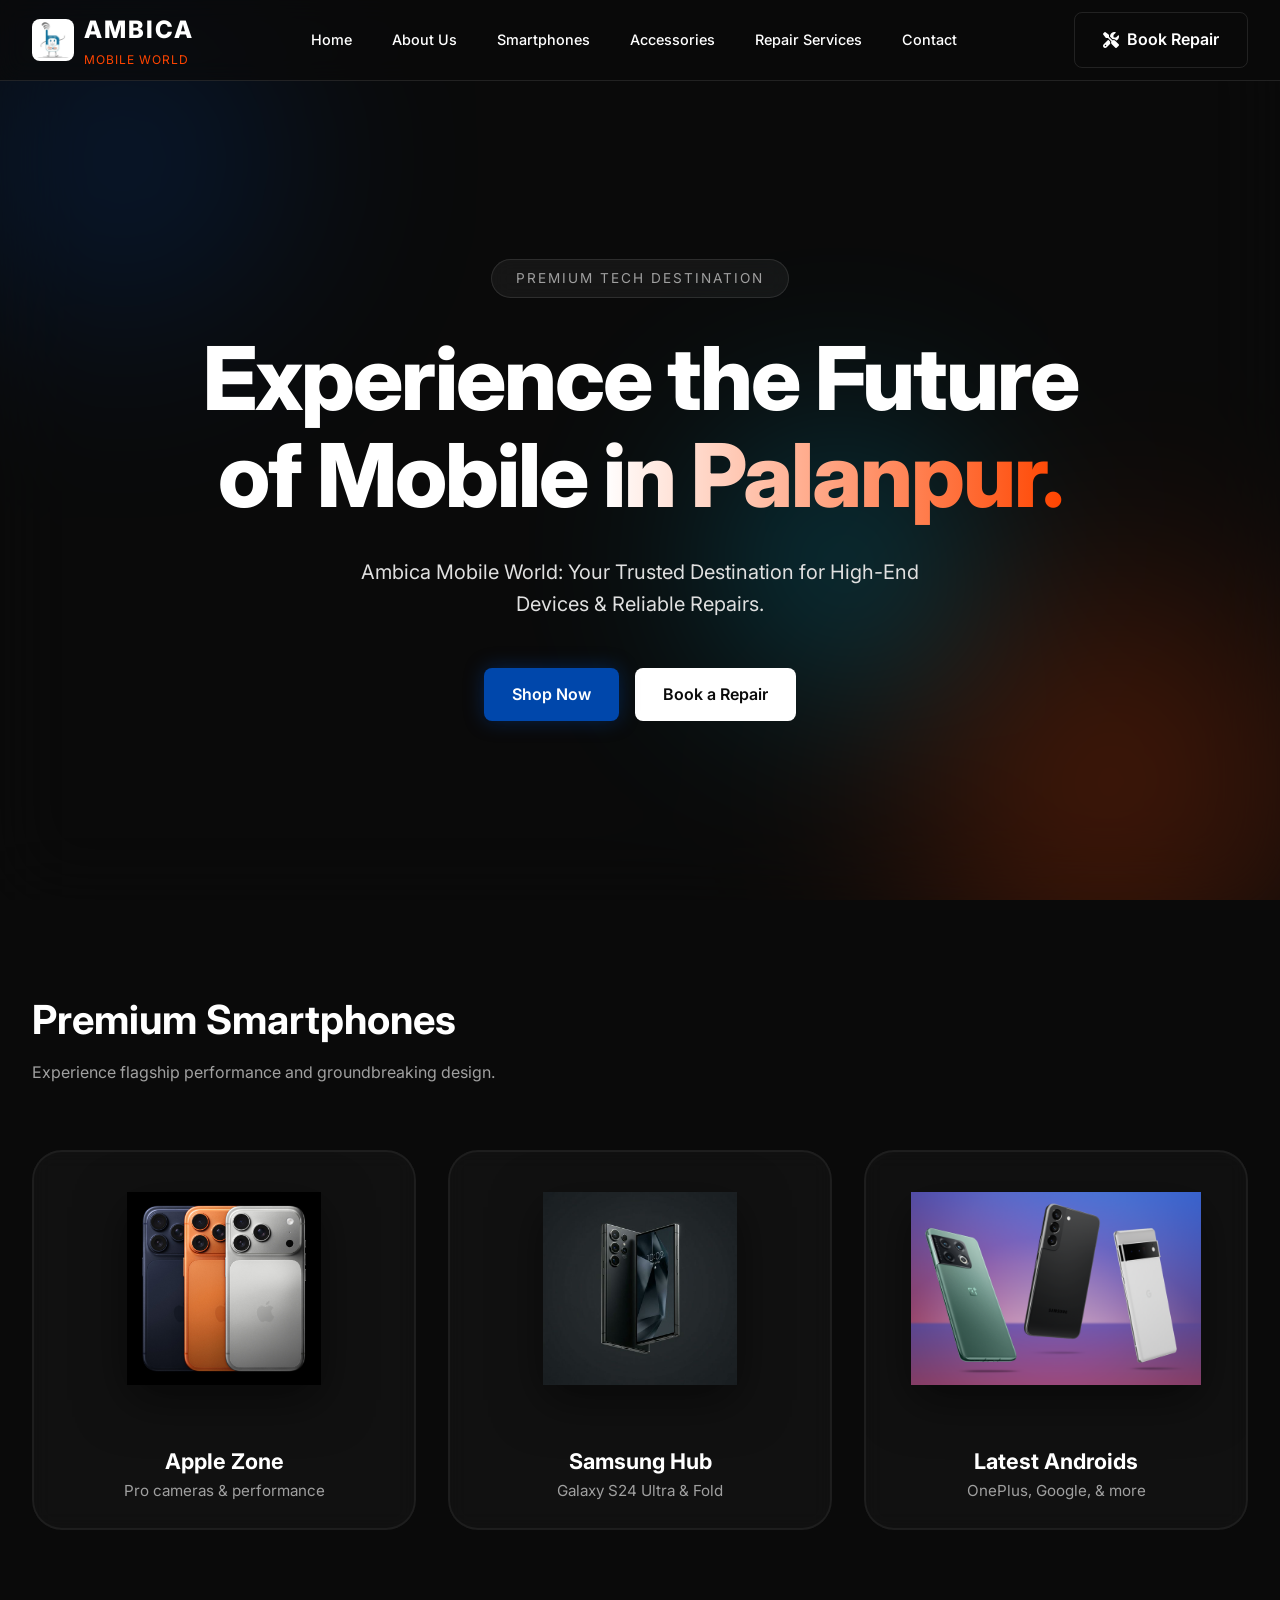
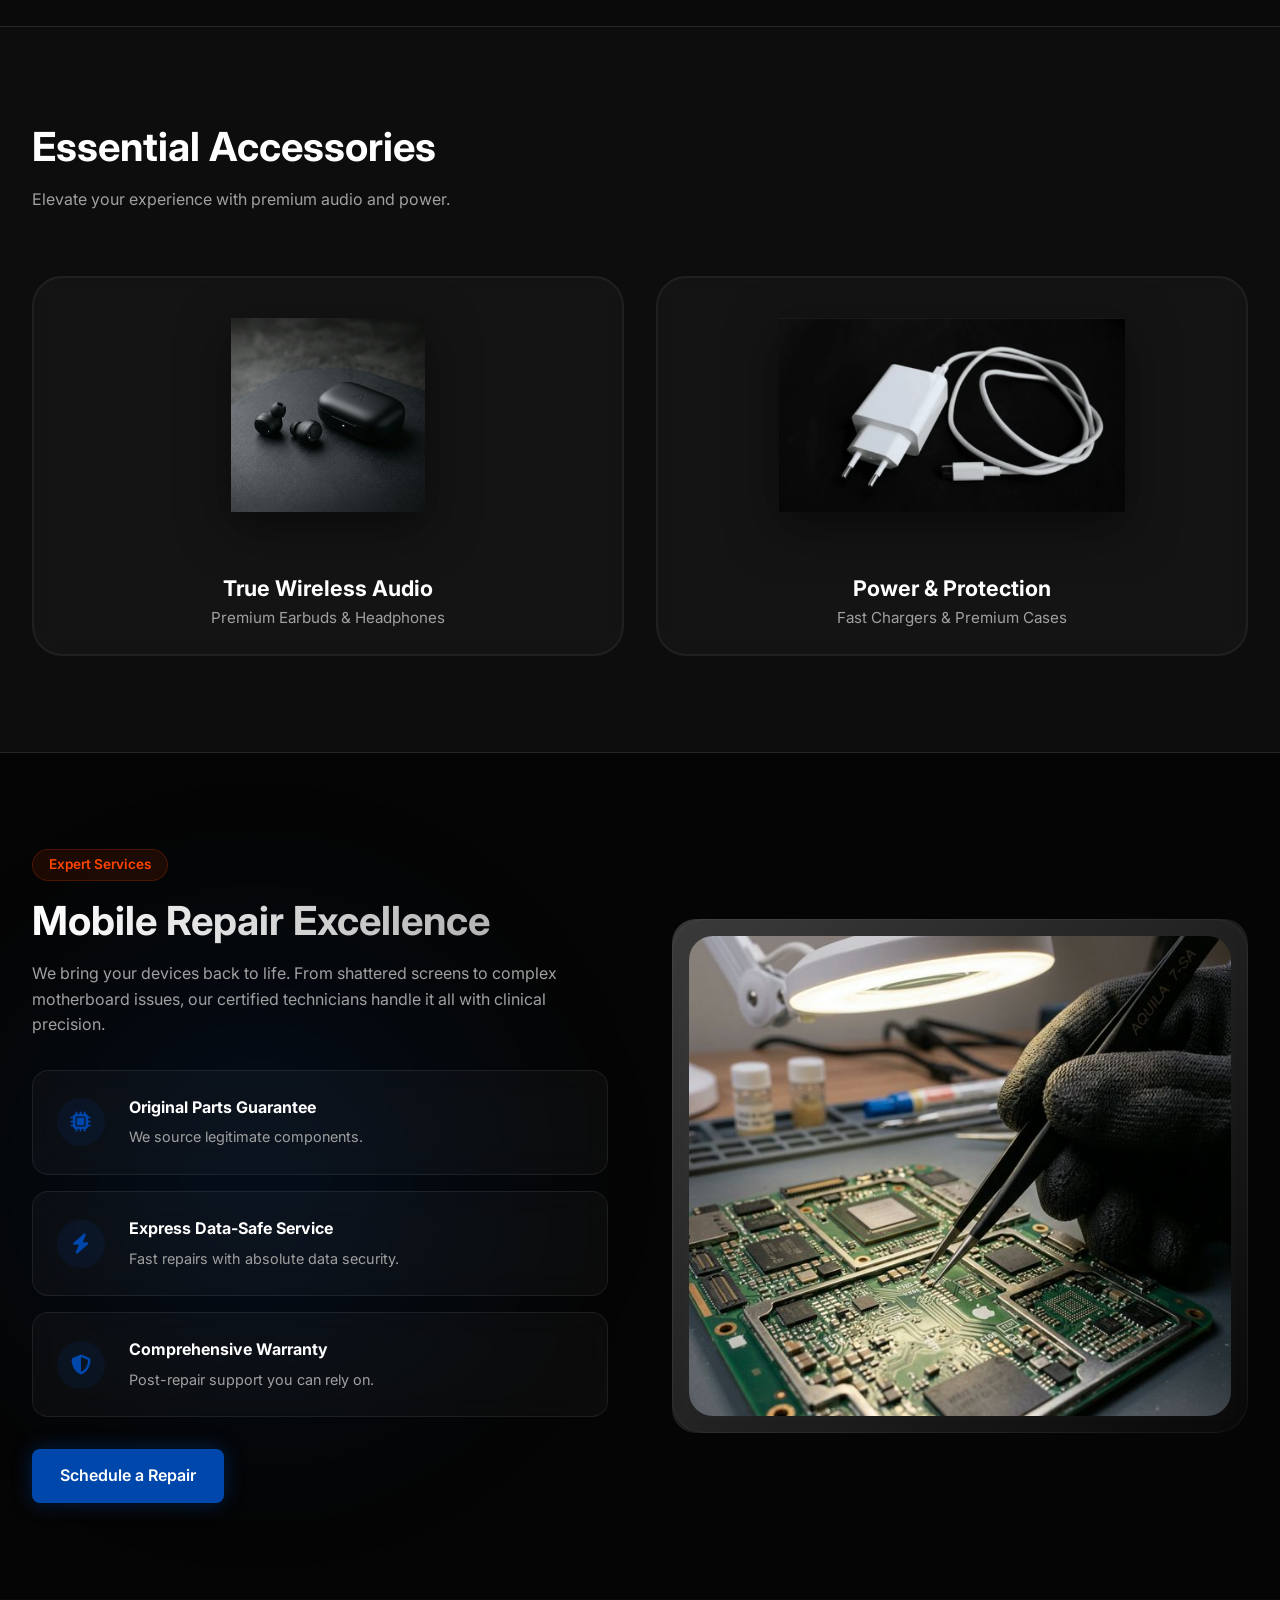
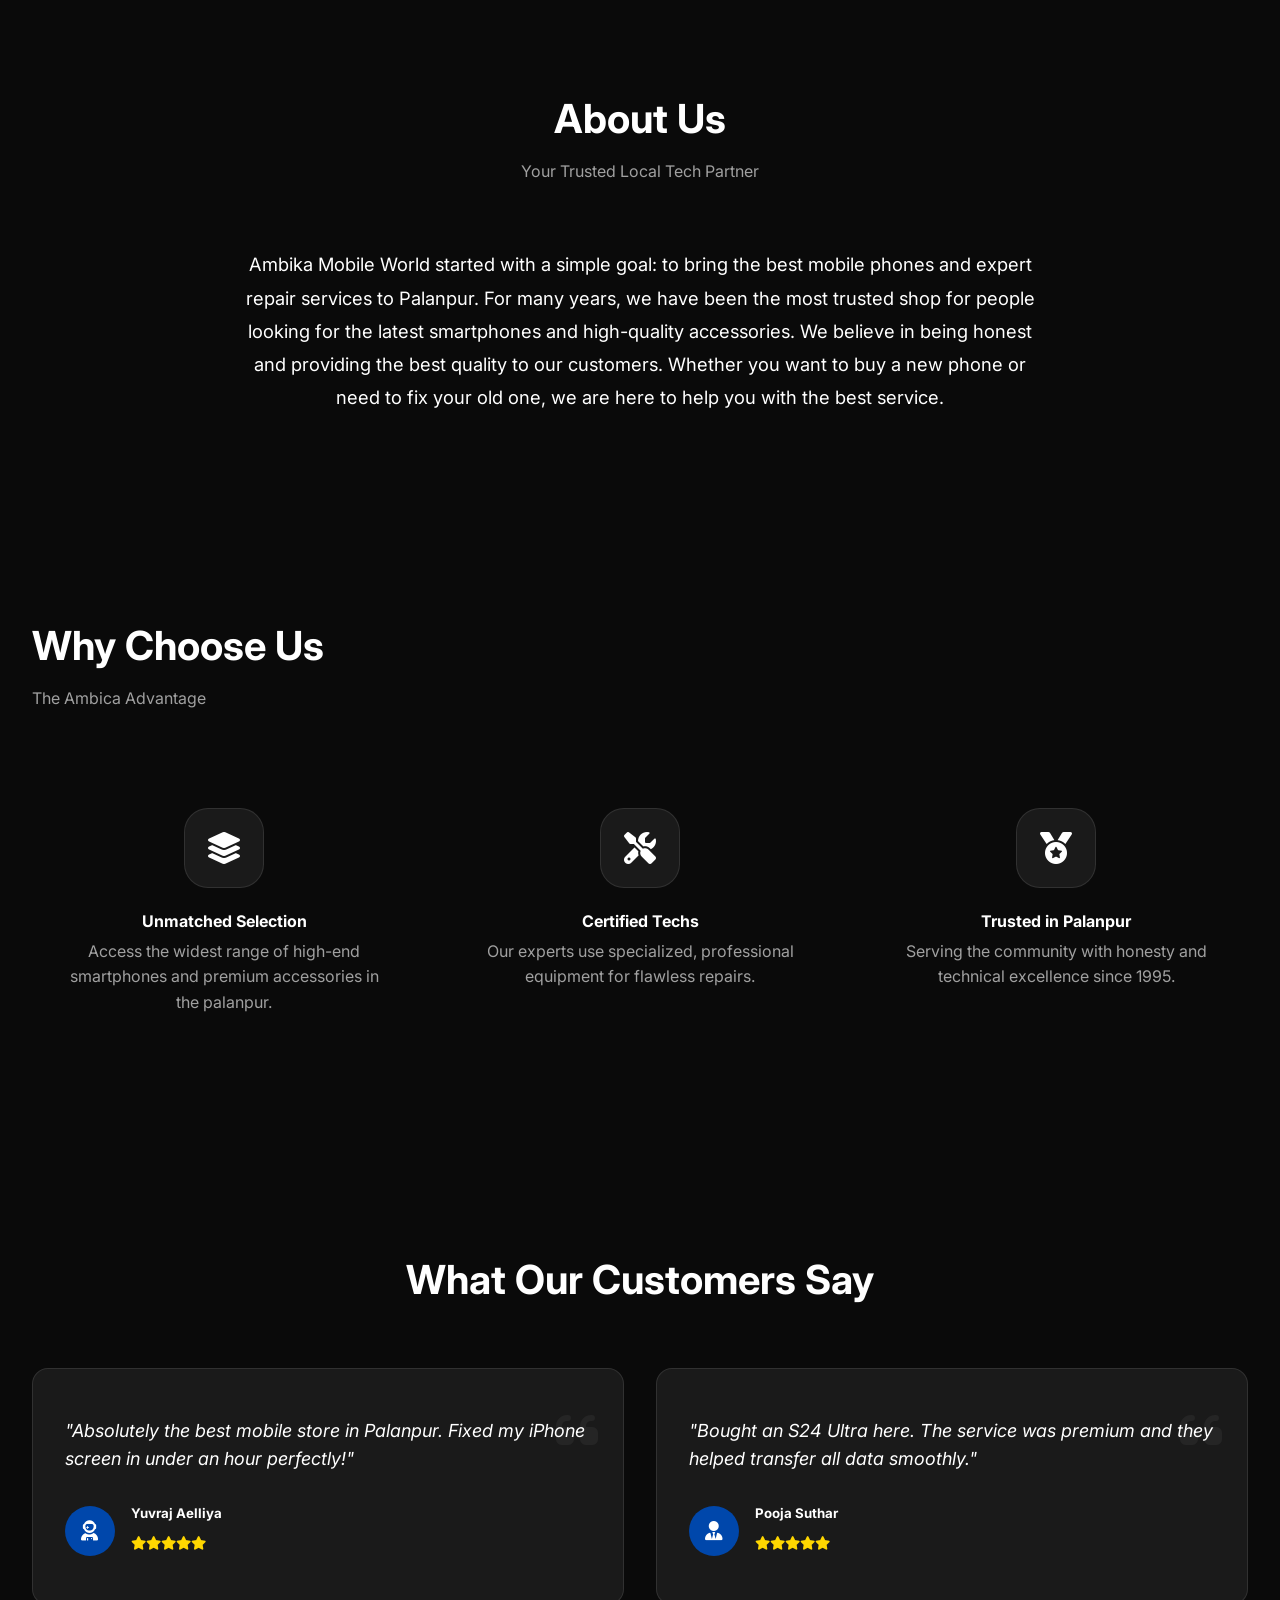
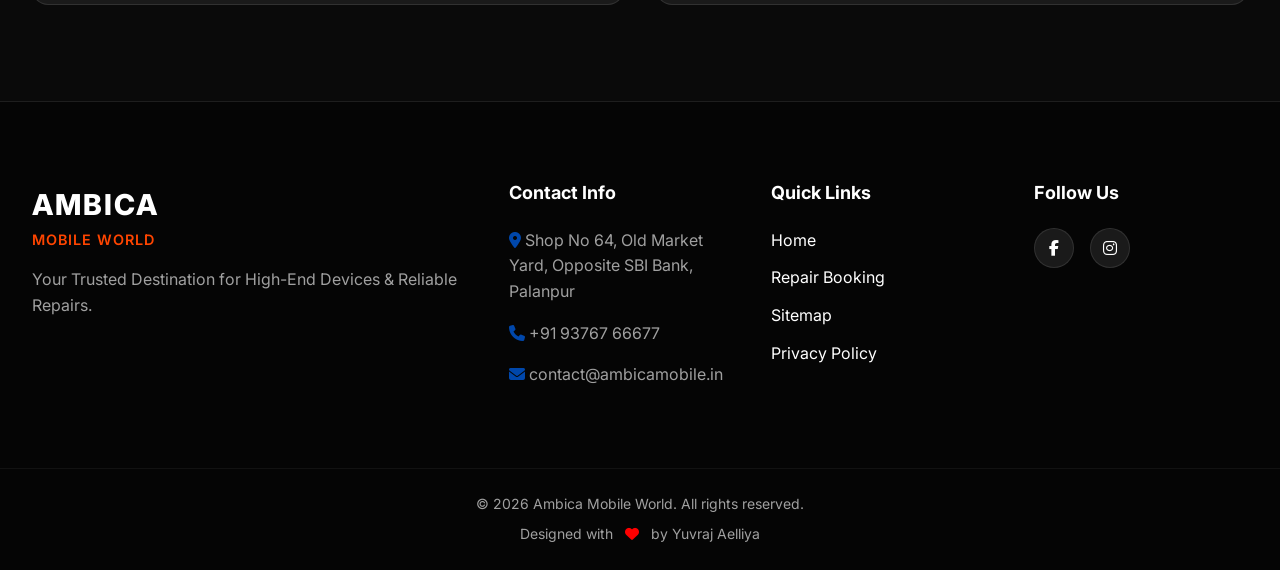
<file: index.html>
<!DOCTYPE html>
<html lang="en">
<head>
    <meta charset="UTF-8">
    <meta name="viewport" content="width=device-width, initial-scale=1.0">
    <meta name="description" content="Ambica Mobile World - Your Trusted Destination for High-End Devices & Reliable Repairs in Palanpur.">
    <meta name="keywords" content="Mobile phones, smartphones, Apple, Samsung, repair, true wireless, accessories, Palanpur">
    <title>Ambica Mobile World | Premium Smartphones & Repair Services</title>
    
    <!-- Google Fonts -->
    <link rel="preconnect" href="https://fonts.googleapis.com">
    <link rel="preconnect" href="https://fonts.gstatic.com" crossorigin>
    <link href="https://fonts.googleapis.com/css2?family=Inter:wght@300;400;500;600;700;800&display=swap" rel="stylesheet">
    
    <!-- Font Awesome for Icons -->
    <link rel="stylesheet" href="https://cdnjs.cloudflare.com/ajax/libs/font-awesome/6.4.0/css/all.min.css">
    
    <!-- Global CSS -->
    <link rel="stylesheet" href="styles.css">
</head>
<body class="dark-theme">

    <header class="navbar">
        <div class="nav-container">
            <a href="#home" class="logo" style="flex-direction: row; gap: 10px; align-items: center;">
                <img src="assets/logo.jpg" alt="Ambica Logo" class="brand-logo" onerror="this.style.display='none';">
                <div class="logo-text-wrapper" style="display: flex; flex-direction: column;">
                    <span class="logo-text">AMBICA</span>
                    <span class="logo-sub">Mobile World</span>
                </div>
            </a>
            
            <button class="mobile-menu-btn" aria-label="Toggle navigation">
                <i class="fa-solid fa-bars"></i>
            </button>

            <nav class="nav-links">
                <a href="#home" class="nav-link">Home</a>
                <a href="#about" class="nav-link">About Us</a>
                <a href="#smartphones" class="nav-link">Smartphones</a>
                <a href="#accessories" class="nav-link">Accessories</a>
                <a href="#repair" class="nav-link">Repair Services</a>
                <a href="#contact" class="nav-link">Contact</a>
            </nav>
            
            <a href="#repair" class="btn btn-outline nav-cta">
                <i class="fa-solid fa-tools"></i> Book Repair
            </a>
        </div>
    </header>

    <main>
        <!-- Hero Section -->
        <section id="home" class="hero fade-in">
            <div class="hero-bg">
                <div class="blob blob-1"></div>
                <div class="blob blob-2"></div>
                <div class="blob blob-3"></div>
                <div class="glass-overlay"></div>
            </div>
            
            <div class="container hero-content">
                <div class="hero-badge slide-up">Premium Tech Destination</div>
                <h1 class="hero-title slide-up" style="--delay: 0.1s">
                    Experience the Future<br>
                    of Mobile <span class="highlight">in Palanpur.</span>
                </h1>
                <p class="hero-subtitle slide-up" style="--delay: 0.2s">Ambica Mobile World: Your Trusted Destination for High-End Devices & Reliable Repairs.</p>
                <div class="hero-actions slide-up" style="--delay: 0.3s">
                    <a href="#categories" class="btn btn-primary btn-glow">Shop Now</a>
                    <a href="#repair" class="btn btn-secondary">Book a Repair</a>
                </div>
            </div>
        </section>

        <!-- Premium Smartphones -->
        <section id="smartphones" class="section categories">
            <div class="container">
                <div class="section-header slide-up">
                    <h2>Premium Smartphones</h2>
                    <p>Experience flagship performance and groundbreaking design.</p>
                </div>
                
                <div class="grid categories-grid">
                    <a href="#contact" class="card category-card image-card slide-up" style="--delay: 0.1s">
                        <img src="assets/smart_apple.png" alt="Apple iPhone" loading="lazy">
                        <div class="card-content-overlay">
                            <h3>Apple Zone</h3>
                            <p>Pro cameras & performance</p>
                        </div>
                    </a>
                    
                    <a href="#contact" class="card category-card image-card slide-up" style="--delay: 0.2s">
                        <img src="assets/smart_samsung.png" alt="Samsung Galaxy" loading="lazy">
                        <div class="card-content-overlay">
                            <h3>Samsung Hub</h3>
                            <p>Galaxy S24 Ultra & Fold</p>
                        </div>
                    </a>
                    
                    <a href="#contact" class="card category-card image-card slide-up" style="--delay: 0.3s">
                         <img src="assets/letestandroid.png" alt="Latest Android Devices" loading="lazy">
                         <div class="card-content-overlay">
                             <h3>Latest Androids</h3>
                             <p>OnePlus, Google, & more</p>
                         </div>
                    </a>
                </div>
            </div>
        </section>

        <!-- Essential Accessories -->
        <section id="accessories" class="section categories bg-alt" style="background-color: rgba(255, 255, 255, 0.01); border-top: 1px solid var(--border-light); border-bottom: 1px solid var(--border-light);">
            <div class="container">
                <div class="section-header slide-up">
                    <h2>Essential Accessories</h2>
                    <p>Elevate your experience with premium audio and power.</p>
                </div>
                
                <div class="grid categories-grid">
                    <a href="#contact" class="card category-card image-card slide-up" style="--delay: 0.1s">
                        <img src="assets/acc_charger.png" alt="True Wireless Audio" loading="lazy">
                        <div class="card-content-overlay">
                            <h3>True Wireless Audio</h3>
                            <p>Premium Earbuds & Headphones</p>
                        </div>
                    </a>
                    
                    <a href="#contact" class="card category-card image-card slide-up" style="--delay: 0.2s">
                        <img src="assets/charger11.png" alt="Power & Cables" loading="lazy">
                        <div class="card-content-overlay">
                            <h3>Power & Protection</h3>
                            <p>Fast Chargers & Premium Cases</p>
                        </div>
                    </a>
                </div>
            </div>
        </section>

        <!-- Repair Services -->
        <section id="repair" class="section repair-services">
            <div class="repair-glow-bg"></div>
            <div class="container split-layout relative z-index-2">
                <div class="split-text slide-right z-index-2">
                    <div class="chip glass-chip">Expert Services</div>
                    <h2 class="gradient-text">Mobile Repair Excellence</h2>
                    <p class="repair-desc">We bring your devices back to life. From shattered screens to complex motherboard issues, our certified technicians handle it all with clinical precision.</p>
                    
                    <div class="glass-features">
                        <div class="glass-feature-card">
                            <div class="list-icon"><i class="fa-solid fa-microchip"></i></div>
                            <div class="list-text">
                                <strong>Original Parts Guarantee</strong>
                                <span>We source legitimate components.</span>
                            </div>
                        </div>
                        <div class="glass-feature-card">
                            <div class="list-icon"><i class="fa-solid fa-bolt"></i></div>
                            <div class="list-text">
                                <strong>Express Data-Safe Service</strong>
                                <span>Fast repairs with absolute data security.</span>
                            </div>
                        </div>
                        <div class="glass-feature-card">
                            <div class="list-icon"><i class="fa-solid fa-shield-halved"></i></div>
                            <div class="list-text">
                                <strong>Comprehensive Warranty</strong>
                                <span>Post-repair support you can rely on.</span>
                            </div>
                        </div>
                    </div>
                    <a href="#contact" class="btn btn-primary btn-glow mt-4">Schedule a Repair</a>
                </div>
                
                <div class="split-image slide-left z-index-2">
                    <div class="image-glass-frame">
                        <img src="assets/repair_motherboard.png" alt="Precision tweezers repairing motherboard" class="glow-effect" loading="lazy">
                    </div>
                </div>
            </div>
        </section>

        <!-- About Us -->
        <section id="about" class="section">
            <div class="container">
                <div class="section-header center slide-up">
                    <h2>About Us</h2>
                    <p>Your Trusted Local Tech Partner</p>
                </div>
                <div class="about-content slide-up" style="max-width: 800px; margin: 0 auto; text-align: center;">
                    <p style="font-size: 1.15rem; line-height: 1.8; color: var(--text-main);">Ambika Mobile World started with a simple goal: to bring the best mobile phones and expert repair services to Palanpur. For many years, we have been the most trusted shop for people looking for the latest smartphones and high-quality accessories. We believe in being honest and providing the best quality to our customers. Whether you want to buy a new phone or need to fix your old one, we are here to help you with the best service.</p>
                </div>
            </div>
        </section>

        <!-- Why Choose Us -->
        <section id="why-us" class="section why-us">
            <div class="container">
                <div class="section-header slide-up">
                    <h2>Why Choose Us</h2>
                    <p>The Ambica Advantage</p>
                </div>
                
                <div class="grid three-cols">
                    <div class="feature-box slide-up" style="--delay: 0.1s">
                        <div class="feature-icon"><i class="fa-solid fa-layer-group"></i></div>
                        <h4>Unmatched Selection</h4>
                        <p>Access the widest range of high-end smartphones and premium accessories in the palanpur.</p>
                    </div>
                    
                    <div class="feature-box slide-up" style="--delay: 0.2s">
                        <div class="feature-icon"><i class="fa-solid fa-screwdriver-wrench"></i></div>
                        <h4>Certified Techs</h4>
                        <p>Our experts use specialized, professional equipment for flawless repairs.</p>
                    </div>
                    
                    <div class="feature-box slide-up" style="--delay: 0.3s">
                        <div class="feature-icon"><i class="fa-solid fa-medal"></i></div>
                        <h4>Trusted in Palanpur</h4>
                        <p>Serving the community with honesty and technical excellence since 1995.</p>
                    </div>
                </div>
            </div>
        </section>

        <!-- Testimonials -->
        <section id="testimonials" class="section testimonials">
            <div class="container">
                <div class="section-header center slide-up">
                    <h2>What Our Customers Say</h2>
                </div>
                
                <div class="grid testimonial-grid">
                    <div class="testimonial-card slide-up" style="--delay: 0.1s">
                        <div class="quote-icon"><i class="fa-solid fa-quote-left"></i></div>
                        <p class="quote">"Absolutely the best mobile store in Palanpur. Fixed my iPhone screen in under an hour perfectly!"</p>
                        <div class="author">
                            <div class="avatar"><i class="fa-solid fa-user-astronaut"></i></div>
                            <div>
                                <h5>Yuvraj Aelliya</h5>
                                <span class="stars">
                                    <i class="fa-solid fa-star"></i><i class="fa-solid fa-star"></i><i class="fa-solid fa-star"></i><i class="fa-solid fa-star"></i><i class="fa-solid fa-star"></i>
                                </span>
                            </div>
                        </div>
                    </div>
                    
                    <div class="testimonial-card slide-up" style="--delay: 0.2s">
                        <div class="quote-icon"><i class="fa-solid fa-quote-left"></i></div>
                        <p class="quote">"Bought an S24 Ultra here. The service was premium and they helped transfer all data smoothly."</p>
                        <div class="author">
                            <div class="avatar"><i class="fa-solid fa-user-tie"></i></div>
                            <div>
                                <h5>Pooja Suthar</h5>
                                <span class="stars">
                                    <i class="fa-solid fa-star"></i><i class="fa-solid fa-star"></i><i class="fa-solid fa-star"></i><i class="fa-solid fa-star"></i><i class="fa-solid fa-star"></i>
                                </span>
                            </div>
                        </div>
                    </div>
                </div>
            </div>
        </section>
    </main>

    <footer id="contact" class="footer">
        <div class="container footer-grid">
            <div class="footer-brand slide-up">
                <a href="#home" class="logo" style="flex-direction: column; align-items: flex-start;">
                    <span class="logo-text" style="font-size: 1.8rem;">AMBICA</span>
                    <span class="logo-sub" style="color: var(--accent); font-size: 0.9rem; letter-spacing: 1px; text-transform: uppercase; font-weight: 600;">Mobile World</span>
                </a>
                <p class="mt-2">Your Trusted Destination for High-End Devices & Reliable Repairs.</p>
            </div>
            
            <div class="footer-contact slide-up">
                <h4>Contact Info</h4>
                <p><a href="https://maps.app.goo.gl/VJg8FvJBZs7azJpU6?g_st=aw" target="_blank" class="contact-link"><i class="fa-solid fa-location-dot"></i> Shop No 64, Old Market Yard, Opposite SBI Bank, Palanpur</a></p>
                <p><a href="tel:+919376766677" class="contact-link"><i class="fa-solid fa-phone"></i> +91 93767 66677</a></p>
                <p><a href="mailto:contact@ambicamobile.in" class="contact-link"><i class="fa-solid fa-envelope"></i> contact@ambicamobile.in</a></p>
            </div>
            
            <div class="footer-links slide-up">
                <h4>Quick Links</h4>
                <nav>
                    <a href="#home">Home</a>
                    <a href="#repair">Repair Booking</a>
                    <a href="sitemap.html">Sitemap</a>
                    <a href="privacy.html">Privacy Policy</a>
                </nav>
            </div>
            
            <div class="footer-social slide-up">
                <h4>Follow Us</h4>
                <div class="social-icons">
                    <a href="https://www.facebook.com/people/Ambica-Mobile-World/100089773606145/" target="_blank" aria-label="Facebook"><i class="fa-brands fa-facebook-f"></i></a>
                    <a href="https://www.instagram.com/ambicamobileworld/" target="_blank" aria-label="Instagram"><i class="fa-brands fa-instagram"></i></a>
                </div>
            </div>
        </div>
        
        <div class="footer-bottom">
            <div class="container footer-bottom-flex" style="justify-content: center; flex-direction: column; text-align: center; gap: 0.5rem;">
                <p>&copy; 2026 Ambica Mobile World. All rights reserved.</p>
                <p>Designed with <i class="fa-solid fa-heart" style="color: #ff0000;"></i> by Yuvraj Aelliya</p>
            </div>
        </div>
    </footer>

    <script src="script.js"></script>
</body>
</html>
</file>
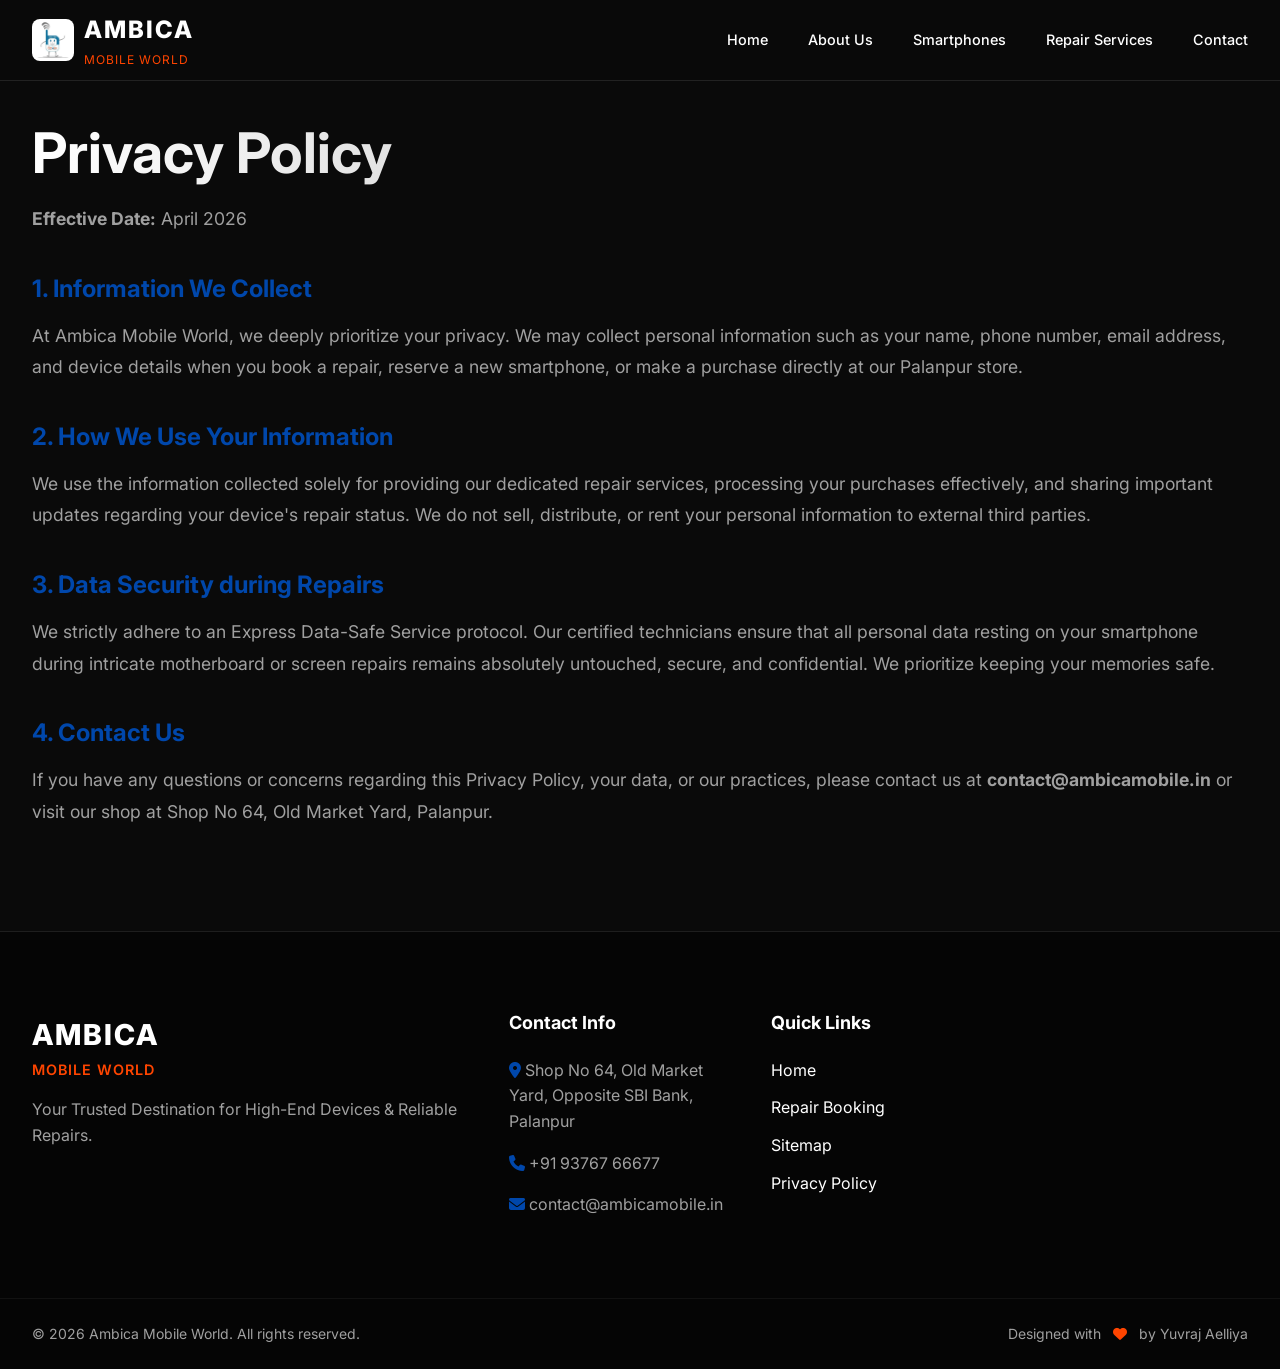
<file: privacy.html>
<!DOCTYPE html>
<html lang="en">
<head>
    <meta charset="UTF-8">
    <meta name="viewport" content="width=device-width, initial-scale=1.0">
    <title>Privacy Policy | Ambica Mobile World</title>
    <link href="https://fonts.googleapis.com/css2?family=Inter:wght@300;400;500;600;700;800&display=swap" rel="stylesheet">
    <link rel="stylesheet" href="https://cdnjs.cloudflare.com/ajax/libs/font-awesome/6.4.0/css/all.min.css">
    <link rel="stylesheet" href="styles.css">
    <style>
        .page-content { padding-top: 120px; padding-bottom: 80px; }
        .page-content h1 { font-size: 3.5rem; margin-bottom: 1rem; color: var(--text-main); }
        .page-content h2 { font-size: 1.5rem; margin-top: 2.5rem; margin-bottom: 1rem; color: var(--primary); }
        .page-content p { color: var(--text-muted); margin-bottom: 1.5rem; line-height: 1.8; font-size: 1.1rem; }
    </style>
</head>
<body class="dark-theme">

    <header class="navbar">
        <div class="nav-container">
            <a href="index.html#home" class="logo" style="flex-direction: row; gap: 10px; align-items: center;">
                <img src="assets/logo.jpg" alt="Ambica Logo" class="brand-logo" onerror="this.style.display='none';">
                <div class="logo-text-wrapper" style="display: flex; flex-direction: column;">
                    <span class="logo-text">AMBICA</span>
                    <span class="logo-sub">Mobile World</span>
                </div>
            </a>
            <nav class="nav-links">
                <a href="index.html#home" class="nav-link">Home</a>
                <a href="index.html#about" class="nav-link">About Us</a>
                <a href="index.html#categories" class="nav-link">Smartphones</a>
                <a href="index.html#repair" class="nav-link">Repair Services</a>
                <a href="index.html#contact" class="nav-link">Contact</a>
            </nav>
        </div>
    </header>

    <main class="page-content container">
        <h1 class="gradient-text">Privacy Policy</h1>
        <p><strong>Effective Date:</strong> April 2026</p>
        
        <h2>1. Information We Collect</h2>
        <p>At Ambica Mobile World, we deeply prioritize your privacy. We may collect personal information such as your name, phone number, email address, and device details when you book a repair, reserve a new smartphone, or make a purchase directly at our Palanpur store.</p>
        
        <h2>2. How We Use Your Information</h2>
        <p>We use the information collected solely for providing our dedicated repair services, processing your purchases effectively, and sharing important updates regarding your device's repair status. We do not sell, distribute, or rent your personal information to external third parties.</p>
        
        <h2>3. Data Security during Repairs</h2>
        <p>We strictly adhere to an Express Data-Safe Service protocol. Our certified technicians ensure that all personal data resting on your smartphone during intricate motherboard or screen repairs remains absolutely untouched, secure, and confidential. We prioritize keeping your memories safe.</p>
        
        <h2>4. Contact Us</h2>
        <p>If you have any questions or concerns regarding this Privacy Policy, your data, or our practices, please contact us at <strong>contact@ambicamobile.in</strong> or visit our shop at Shop No 64, Old Market Yard, Palanpur.</p>
    </main>

    <footer id="contact" class="footer">
        <div class="container footer-grid">
            <div class="footer-brand">
                <a href="index.html#home" class="logo" style="flex-direction: column; align-items: flex-start;">
                    <span class="logo-text" style="font-size: 1.8rem;">AMBICA</span>
                    <span class="logo-sub" style="color: var(--accent); font-size: 0.9rem; letter-spacing: 1px; text-transform: uppercase; font-weight: 600;">Mobile World</span>
                </a>
                <p class="mt-2">Your Trusted Destination for High-End Devices & Reliable Repairs.</p>
            </div>
            
            <div class="footer-contact">
                <h4>Contact Info</h4>
                <p><a href="https://maps.app.goo.gl/VJg8FvJBZs7azJpU6?g_st=aw" target="_blank" class="contact-link"><i class="fa-solid fa-location-dot"></i> Shop No 64, Old Market Yard, Opposite SBI Bank, Palanpur</a></p>
                <p><a href="tel:+919376766677" class="contact-link"><i class="fa-solid fa-phone"></i> +91 93767 66677</a></p>
                <p><a href="mailto:contact@ambicamobile.in" class="contact-link"><i class="fa-solid fa-envelope"></i> contact@ambicamobile.in</a></p>
            </div>
            
            <div class="footer-links">
                <h4>Quick Links</h4>
                <nav>
                    <a href="index.html#home">Home</a>
                    <a href="index.html#repair">Repair Booking</a>
                    <a href="sitemap.html">Sitemap</a>
                    <a href="privacy.html">Privacy Policy</a>
                </nav>
            </div>
        </div>
        <div class="footer-bottom">
            <div class="container footer-bottom-flex">
                <p>&copy; 2026 Ambica Mobile World. All rights reserved.</p>
                <p>Designed with <i class="fa-solid fa-heart" style="color: #FF4500;"></i> by Yuvraj Aelliya</p>
            </div>
        </div>
    </footer>
    <script src="script.js"></script>
</body>
</html>
</file>
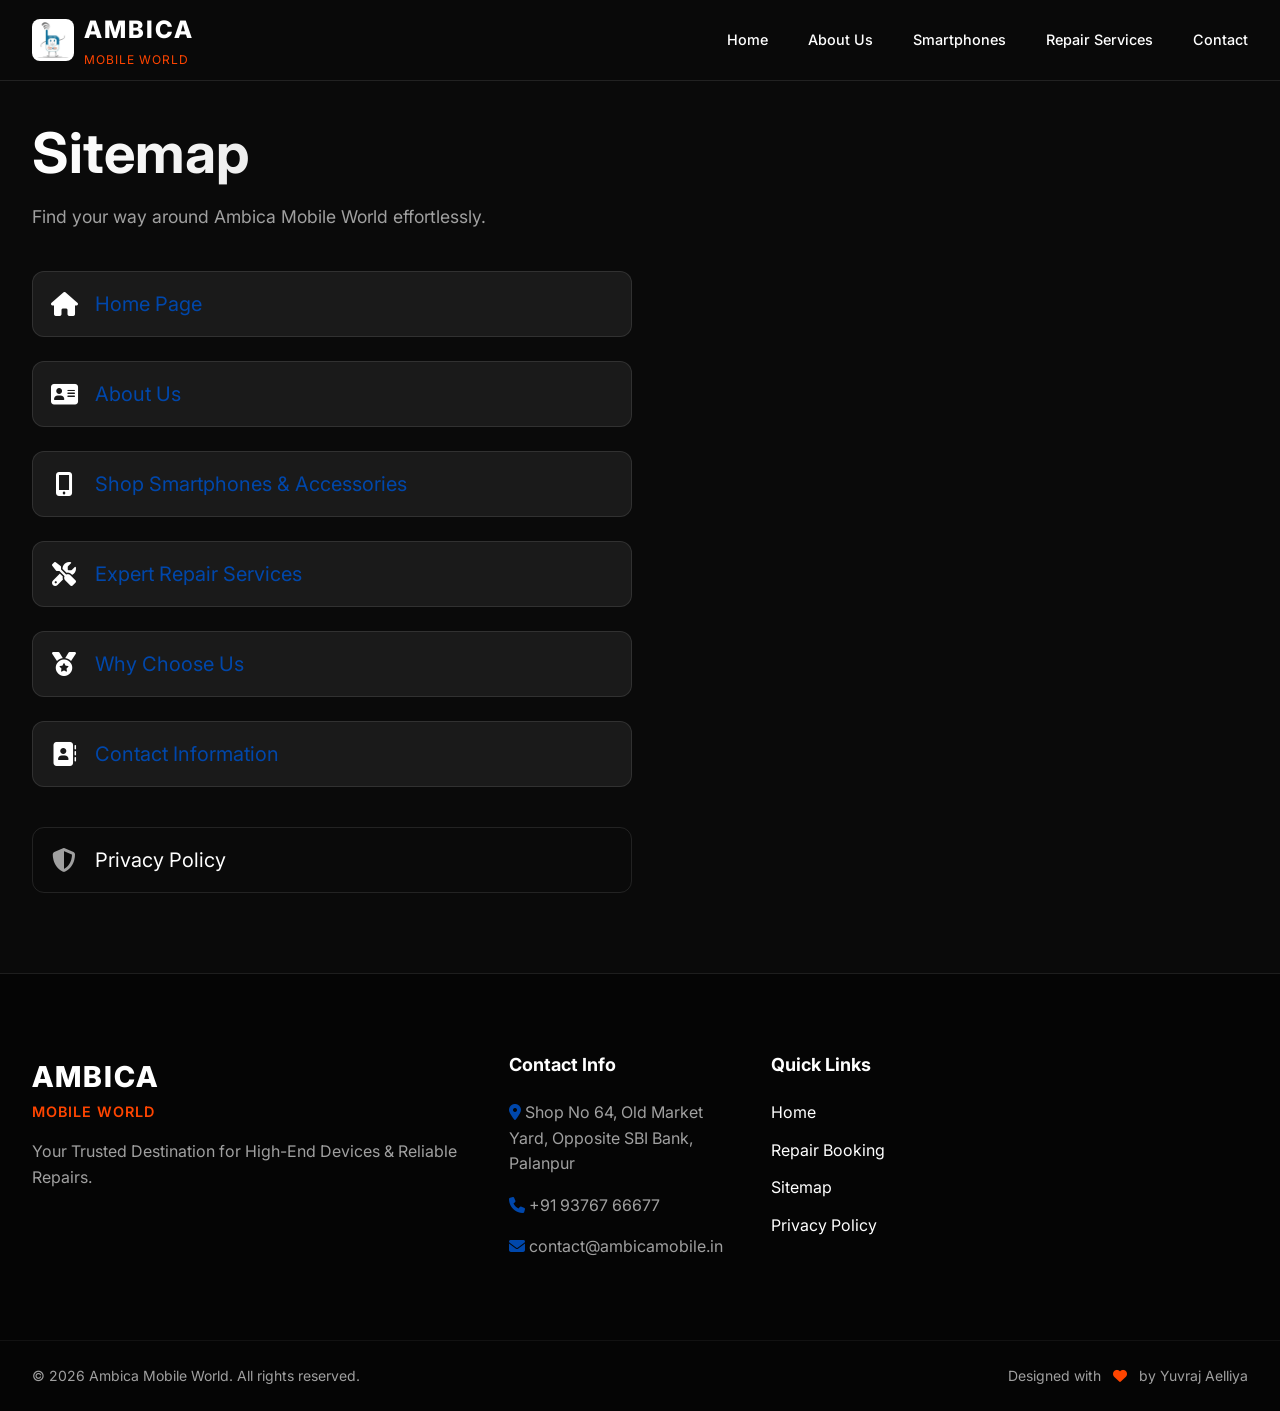
<file: sitemap.html>
<!DOCTYPE html>
<html lang="en">
<head>
    <meta charset="UTF-8">
    <meta name="viewport" content="width=device-width, initial-scale=1.0">
    <title>Sitemap | Ambica Mobile World</title>
    <link href="https://fonts.googleapis.com/css2?family=Inter:wght@300;400;500;600;700;800&display=swap" rel="stylesheet">
    <link rel="stylesheet" href="https://cdnjs.cloudflare.com/ajax/libs/font-awesome/6.4.0/css/all.min.css">
    <link rel="stylesheet" href="styles.css">
    <style>
        .page-content { padding-top: 120px; padding-bottom: 80px; min-height: 60vh; }
        .page-content h1 { font-size: 3.5rem; margin-bottom: 1rem; color: var(--text-main); }
        .page-content > p { color: var(--text-muted); margin-bottom: 2.5rem; font-size: 1.1rem; }
        .sitemap-list { list-style: none; margin: 0; padding: 0; display: grid; gap: 1.5rem; max-width: 600px; }
        .sitemap-list li a { font-size: 1.25rem; color: var(--primary); display: flex; align-items: center; gap: 1rem; padding: 1rem; background: var(--bg-card); border: 1px solid var(--border-light); border-radius: 12px; transition: var(--transition); }
        .sitemap-list li a:hover { transform: translateX(10px); border-color: var(--primary); box-shadow: 0 5px 15px rgba(0, 71, 171, 0.2); }
        .sitemap-list li a i { width: 30px; text-align: center; color: var(--text-main); font-size: 1.5rem; }
    </style>
</head>
<body class="dark-theme">

    <header class="navbar">
        <div class="nav-container">
            <a href="index.html#home" class="logo" style="flex-direction: row; gap: 10px; align-items: center;">
                <img src="assets/logo.jpg" alt="Ambica Logo" class="brand-logo" onerror="this.style.display='none';">
                <div class="logo-text-wrapper" style="display: flex; flex-direction: column;">
                    <span class="logo-text">AMBICA</span>
                    <span class="logo-sub">Mobile World</span>
                </div>
            </a>
            <nav class="nav-links">
                <a href="index.html#home" class="nav-link">Home</a>
                <a href="index.html#about" class="nav-link">About Us</a>
                <a href="index.html#categories" class="nav-link">Smartphones</a>
                <a href="index.html#repair" class="nav-link">Repair Services</a>
                <a href="index.html#contact" class="nav-link">Contact</a>
            </nav>
        </div>
    </header>

    <main class="page-content container">
        <h1 class="gradient-text">Sitemap</h1>
        <p>Find your way around Ambica Mobile World effortlessly.</p>
        
        <ul class="sitemap-list">
            <li><a href="index.html#home"><i class="fa-solid fa-house"></i> Home Page</a></li>
            <li><a href="index.html#about"><i class="fa-solid fa-address-card"></i> About Us</a></li>
            <li><a href="index.html#categories"><i class="fa-solid fa-mobile-screen-button"></i> Shop Smartphones & Accessories</a></li>
            <li><a href="index.html#repair"><i class="fa-solid fa-screwdriver-wrench"></i> Expert Repair Services</a></li>
            <li><a href="index.html#why-us"><i class="fa-solid fa-medal"></i> Why Choose Us</a></li>
            <li><a href="index.html#contact"><i class="fa-solid fa-address-book"></i> Contact Information</a></li>
            <li style="margin-top: 1rem;"><a href="privacy.html" style="background: transparent;"><i class="fa-solid fa-shield-halved" style="color: var(--text-muted);"></i> <span style="color: var(--text-main);">Privacy Policy</span></a></li>
        </ul>
    </main>

    <footer id="contact" class="footer">
        <div class="container footer-grid">
            <div class="footer-brand">
                <a href="index.html#home" class="logo" style="flex-direction: column; align-items: flex-start;">
                    <span class="logo-text" style="font-size: 1.8rem;">AMBICA</span>
                    <span class="logo-sub" style="color: var(--accent); font-size: 0.9rem; letter-spacing: 1px; text-transform: uppercase; font-weight: 600;">Mobile World</span>
                </a>
                <p class="mt-2">Your Trusted Destination for High-End Devices & Reliable Repairs.</p>
            </div>
            
            <div class="footer-contact">
                <h4>Contact Info</h4>
                <p><a href="https://maps.app.goo.gl/VJg8FvJBZs7azJpU6?g_st=aw" target="_blank" class="contact-link"><i class="fa-solid fa-location-dot"></i> Shop No 64, Old Market Yard, Opposite SBI Bank, Palanpur</a></p>
                <p><a href="tel:+919376766677" class="contact-link"><i class="fa-solid fa-phone"></i> +91 93767 66677</a></p>
                <p><a href="mailto:contact@ambicamobile.in" class="contact-link"><i class="fa-solid fa-envelope"></i> contact@ambicamobile.in</a></p>
            </div>
            
            <div class="footer-links">
                <h4>Quick Links</h4>
                <nav>
                    <a href="index.html#home">Home</a>
                    <a href="index.html#repair">Repair Booking</a>
                    <a href="sitemap.html">Sitemap</a>
                    <a href="privacy.html">Privacy Policy</a>
                </nav>
            </div>
        </div>
        <div class="footer-bottom">
            <div class="container footer-bottom-flex">
                <p>&copy; 2026 Ambica Mobile World. All rights reserved.</p>
                <p>Designed with <i class="fa-solid fa-heart" style="color: #FF4500;"></i> by Yuvraj Aelliya</p>
            </div>
        </div>
    </footer>
    <script src="script.js"></script>
</body>
</html>
</file>
<file: styles.css>
/* ==========================================================================
   Base Styles & Variables
   ========================================================================== */
:root {
    /* Color Palette */
    --bg-dark: #0A0A0A;
    --bg-card: #1A1A1A;
    --bg-nav: rgba(10, 10, 10, 0.75);
    
    --primary: #0047AB; /* Luxurious Royal Blue */
    --primary-hover: #0056D2;
    --accent: #FF4500; /* Orange-Red Alerts */
    --accent-hover: #FF5A1F;
    
    --text-main: #FFFFFF;
    --text-muted: #A0A0A0;
    
    --border-light: rgba(255, 255, 255, 0.1);
    
    /* Typography */
    --font-family: 'Inter', sans-serif;
    
    /* Transition & Animation */
    --transition: all 0.3s cubic-bezier(0.25, 0.8, 0.25, 1);
}

/* Base Reset */
* {
    margin: 0;
    padding: 0;
    box-sizing: border-box;
}

html {
    scroll-behavior: smooth;
    font-size: 16px;
}

body.dark-theme {
    background-color: var(--bg-dark);
    color: var(--text-main);
    font-family: var(--font-family);
    line-height: 1.6;
    overflow-x: hidden;
}

/* ==========================================================================
   Typography & Utilities
   ========================================================================== */
h1, h2, h3, h4, h5, h6 {
    font-weight: 700;
    line-height: 1.2;
    margin-bottom: 0.5rem;
}

h2 {
    font-size: 2.5rem;
    margin-bottom: 1rem;
}

p {
    color: var(--text-muted);
    font-size: 1rem;
    margin-bottom: 1rem;
}

a {
    color: var(--text-main);
    text-decoration: none;
    transition: var(--transition);
}

img {
    max-width: 100%;
    height: auto;
    display: block;
}

/* Layout Classes */
.container {
    width: 100%;
    max-width: 1280px;
    margin: 0 auto;
    padding: 0 2rem;
}

.section {
    padding: 6rem 0;
}

.section-header {
    margin-bottom: 4rem;
}

.section-header.center {
    text-align: center;
}

.grid {
    display: grid;
    gap: 2rem;
}

/* Buttons */
.btn {
    display: inline-flex;
    align-items: center;
    justify-content: center;
    padding: 0.875rem 1.75rem;
    font-size: 1rem;
    font-weight: 600;
    border-radius: 8px;
    cursor: pointer;
    transition: var(--transition);
    border: none;
    gap: 0.5rem;
}

.btn-primary {
    background-color: var(--primary);
    color: #FFF;
}

.btn-primary:hover {
    background-color: var(--primary-hover);
    transform: translateY(-2px);
    box-shadow: 0 10px 20px rgba(0, 71, 171, 0.3);
}

.btn-secondary {
    background-color: var(--text-main);
    color: var(--bg-dark);
}

.btn-secondary:hover {
    background-color: #E0E0E0;
    transform: translateY(-2px);
}

.btn-outline {
    background-color: transparent;
    border: 1px solid var(--border-light);
    color: var(--text-main);
}

.btn-outline:hover {
    border-color: var(--text-main);
}

/* ==========================================================================
   Header (Glassmorphism Nav)
   ========================================================================== */
.navbar {
    position: fixed;
    top: 0;
    width: 100%;
    z-index: 1000;
    background: var(--bg-nav);
    backdrop-filter: blur(12px);
    -webkit-backdrop-filter: blur(12px);
    border-bottom: 1px solid var(--border-light);
    transition: var(--transition);
}

.nav-container {
    display: flex;
    align-items: center;
    justify-content: space-between;
    height: 80px;
    max-width: 1280px;
    margin: 0 auto;
    padding: 0 2rem;
}

.logo {
    display: flex;
    flex-direction: column;
}

.logo-text {
    font-size: 1.5rem;
    font-weight: 800;
    letter-spacing: 2px;
}

.logo-sub {
    font-size: 0.75rem;
    color: var(--accent);
    text-transform: uppercase;
    letter-spacing: 1px;
}

.nav-links {
    display: flex;
    gap: 2.5rem;
}

.nav-link {
    font-weight: 500;
    font-size: 0.9rem;
    position: relative;
    padding: 0.5rem 0;
}

.nav-link::after {
    content: '';
    position: absolute;
    width: 0;
    height: 2px;
    bottom: -4px;
    left: 0;
    background-color: var(--accent);
    transition: var(--transition);
}

.nav-link:hover::after {
    width: 100%;
}

.mobile-menu-btn {
    display: none;
    background: none;
    border: none;
    color: var(--text-main);
    font-size: 1.5rem;
    cursor: pointer;
}

/* ==========================================================================
   Hero Section
   ========================================================================== */
.hero {
    position: relative;
    min-height: 100vh;
    display: flex;
    align-items: center;
    padding-top: 80px;
}

.hero-bg {
    position: absolute;
    top: 0;
    left: 0;
    width: 100%;
    height: 100%;
    z-index: 0;
    overflow: hidden;
}

.hero-bg img {
    width: 100%;
    height: 100%;
    object-fit: cover;
    object-position: center;
}

.hero-overlay {
    position: absolute;
    top: 0;
    left: 0;
    width: 100%;
    height: 100%;
    background: linear-gradient(135deg, rgba(10,10,10,0.9) 0%, rgba(10,10,10,0.3) 100%);
}

.hero-title {
    font-size: 5.5rem;
    font-weight: 800;
    letter-spacing: -2px;
    line-height: 1.1;
    margin-bottom: 2rem;
}

.highlight {
    background: linear-gradient(90deg, #FFFFFF, var(--accent));
    -webkit-background-clip: text;
    background-clip: text;
    -webkit-text-fill-color: transparent;
}

.hero-subtitle {
    font-size: 1.25rem;
    margin-bottom: 3rem;
    max-width: 600px;
    color: #E0E0E0;
}

.hero-actions {
    display: flex;
    gap: 1rem;
}

/* ==========================================================================
   Categories Section
   ========================================================================== */
.categories-grid {
    grid-template-columns: repeat(auto-fit, minmax(280px, 1fr));
}

.card {
    background-color: rgba(255, 255, 255, 0.02);
    backdrop-filter: blur(10px);
    -webkit-backdrop-filter: blur(10px);
    border: 2px solid rgba(255, 255, 255, 0.05);
    border-radius: 30px;
    padding: 2.5rem;
    text-align: center;
    transition: var(--transition);
    position: relative;
    overflow: hidden;
}

.card:hover {
    transform: translateY(-10px);
    border-color: var(--primary);
    box-shadow: 0 15px 30px rgba(0, 0, 0, 0.5);
}

.card-icon {
    font-size: 3rem;
    color: var(--primary);
    margin-bottom: 1.5rem;
}

.card h3 {
    font-size: 1.25rem;
    margin-bottom: 0.5rem;
}

.card.image-card {
    padding: 1.5rem 1.5rem 0 1.5rem;
    text-align: center;
    height: 380px; 
    border-radius: 30px;
    display: flex;
    flex-direction: column;
    justify-content: space-between;
    align-items: center;
    background: rgba(255, 255, 255, 0.03);
    overflow: hidden;
}

.card.image-card img {
    width: 100%;
    height: 55%;
    object-fit: contain;
    border-radius: 20px; /* Explicitly rounds the user's rectangular photos */
    object-position: center;
    transition: transform 0.5s ease;
    filter: drop-shadow(0 15px 25px rgba(0,0,0,0.5));
    margin-top: 1rem;
}

.card.image-card:hover img {
    transform: translateY(-8px) scale(1.05); /* Pro float effect restored */
}


.card-content-overlay {
    position: relative;
    width: 100%;
    height: auto;
    padding: 1.5rem 0;
    background: none;
    display: flex;
    flex-direction: column;
    justify-content: center;
    align-items: center;
    z-index: 2;
    margin-top: auto;
}

.card-content-overlay h3 {
    font-size: 1.35rem;
    color: var(--text-main);
    margin-bottom: 0.25rem;
}

.card-content-overlay p {
    font-size: 0.95rem;
    color: var(--text-muted);
    margin-bottom: 0;
}

/* ==========================================================================
   Repair Services Section
   ========================================================================== */
.split-layout {
    display: flex;
    align-items: center;
    gap: 4rem;
}

.split-text {
    flex: 1;
}

.split-image {
    flex: 1;
    position: relative;
}

.split-image img {
    border-radius: 16px;
    z-index: 2;
    position: relative;
    max-width: 100%;
}

.chip {
    display: inline-block;
    padding: 0.25rem 1rem;
    background-color: rgba(255, 69, 0, 0.1);
    color: var(--accent);
    border-radius: 50px;
    font-weight: 600;
    font-size: 0.85rem;
    margin-bottom: 1rem;
}

.features-list {
    list-style: none;
    margin: 2rem 0;
}

.features-list li {
    display: flex;
    align-items: flex-start;
    gap: 1rem;
    margin-bottom: 1.5rem;
}

.list-icon {
    width: 48px;
    height: 48px;
    border-radius: 50%;
    background-color: rgba(0, 71, 171, 0.1);
    color: var(--primary);
    display: flex;
    align-items: center;
    justify-content: center;
    font-size: 1.25rem;
    flex-shrink: 0;
}

.list-text strong {
    display: block;
    color: var(--text-main);
    margin-bottom: 0.25rem;
}

.list-text span {
    color: var(--text-muted);
    font-size: 0.9rem;
}

.glow-effect::after {
    content: '';
    position: absolute;
    top: 50%;
    left: 50%;
    width: 110%;
    height: 110%;
    transform: translate(-50%, -50%);
    background: radial-gradient(circle, rgba(0, 71, 171, 0.2) 0%, transparent 70%);
    z-index: 1;
}

/* ==========================================================================
   Why Choose Us
   ========================================================================== */
.three-cols {
    grid-template-columns: repeat(3, 1fr);
}

.feature-box {
    text-align: center;
    padding: 2rem;
}

.feature-box .feature-icon {
    width: 80px;
    height: 80px;
    margin: 0 auto 1.5rem;
    background-color: var(--bg-card);
    border: 1px solid var(--border-light);
    border-radius: 24px;
    display: flex;
    align-items: center;
    justify-content: center;
    font-size: 2rem;
    color: var(--text-main);
    transition: var(--transition);
}

.feature-box:hover .feature-icon {
    border-color: var(--accent);
    color: var(--accent);
    transform: rotate(5deg);
}

/* ==========================================================================
   Testimonials
   ========================================================================== */
.testimonial-grid {
    grid-template-columns: repeat(auto-fit, minmax(350px, 1fr));
}

.testimonial-card {
    background-color: var(--bg-card);
    padding: 3rem 2rem;
    border-radius: 16px;
    position: relative;
    border: 1px solid var(--border-light);
}

.quote-icon {
    position: absolute;
    top: 1.5rem;
    right: 1.5rem;
    font-size: 3rem;
    color: rgba(255, 255, 255, 0.05);
}

.quote {
    font-size: 1.125rem;
    color: var(--text-main);
    font-style: italic;
    margin-bottom: 2rem;
    position: relative;
    z-index: 2;
}

.author {
    display: flex;
    align-items: center;
    gap: 1rem;
}

.author .avatar {
    width: 50px;
    height: 50px;
    border-radius: 50%;
    background-color: var(--primary);
    display: flex;
    align-items: center;
    justify-content: center;
    font-size: 1.25rem;
}

.stars {
    color: #FFD700;
    font-size: 0.85rem;
}

/* ==========================================================================
   Footer
   ========================================================================== */
.footer {
    background-color: #050505;
    padding-top: 5rem;
    border-top: 1px solid var(--border-light);
}

.footer-grid {
    display: grid;
    grid-template-columns: 2fr 1fr 1fr 1fr;
    gap: 3rem;
    margin-bottom: 4rem;
}

.footer h4 {
    margin-bottom: 1.5rem;
    font-size: 1.125rem;
}

.footer p {
    display: flex;
    align-items: center;
    gap: 0.75rem;
}

.footer p i {
    color: var(--primary);
}

.footer-links nav {
    display: flex;
    flex-direction: column;
    gap: 0.75rem;
}

.footer-links a:hover {
    color: var(--primary);
    padding-left: 5px;
}

.social-icons {
    display: flex;
    gap: 1rem;
}

.social-icons a {
    width: 40px;
    height: 40px;
    border-radius: 50%;
    background-color: var(--bg-card);
    display: flex;
    align-items: center;
    justify-content: center;
    border: 1px solid var(--border-light);
    transition: var(--transition);
}

.social-icons a:hover {
    background-color: var(--primary);
    border-color: var(--primary);
    transform: translateY(-3px);
}

.footer-bottom {
    border-top: 1px solid rgba(255, 255, 255, 0.05);
    padding: 1.5rem 0;
}

.footer-bottom-flex {
    display: flex;
    justify-content: space-between;
    align-items: center;
}

.footer-bottom p {
    margin: 0;
    font-size: 0.875rem;
}

/* ==========================================================================
   Scroll Animations
   ========================================================================== */
.fade-in {
    opacity: 0;
    transition: opacity 1s ease-out;
}

.fade-in.visible {
    opacity: 1;
}

.slide-up {
    opacity: 0;
    transform: translateY(40px);
    transition: opacity 0.8s cubic-bezier(0.25, 0.8, 0.25, 1), transform 0.8s cubic-bezier(0.25, 0.8, 0.25, 1);
    transition-delay: var(--delay, 0s);
}

.slide-up.visible {
    opacity: 1;
    transform: translateY(0);
}

.slide-right {
    opacity: 0;
    transform: translateX(-40px);
    transition: opacity 0.8s cubic-bezier(0.25, 0.8, 0.25, 1), transform 0.8s cubic-bezier(0.25, 0.8, 0.25, 1);
}

.slide-right.visible {
    opacity: 1;
    transform: translateX(0);
}

.slide-left {
    opacity: 0;
    transform: translateX(40px);
    transition: opacity 0.8s cubic-bezier(0.25, 0.8, 0.25, 1), transform 0.8s cubic-bezier(0.25, 0.8, 0.25, 1);
}

.slide-left.visible {
    opacity: 1;
    transform: translateX(0);
}

/* ==========================================================================
   Custom Backgrounds & Logos
   ========================================================================== */
.brand-logo {
    height: 42px;
    width: auto;
    object-fit: contain;
    border-radius: 8px;
    background: #FFFFFF;
    padding: 3px;
    transition: transform 0.3s ease;
}

.brand-logo:hover {
    transform: scale(1.05);
}

.footer-logo {
    height: 60px;
    width: auto;
    object-fit: contain;
    border-radius: 8px;
    background: #FFFFFF;
    padding: 4px;
    margin-bottom: 1rem;
}

/* Animated Blobs for Hero */
.blob {
    position: absolute;
    filter: blur(80px);
    z-index: 1;
    opacity: 0.6;
    animation: floatBlob 15s infinite alternate ease-in-out;
}
.blob-1 {
    top: -10%; left: -10%;
    width: 500px; height: 500px;
    background: radial-gradient(circle, var(--primary), transparent 70%);
}
.blob-2 {
    bottom: -20%; right: -10%;
    width: 600px; height: 600px;
    background: radial-gradient(circle, var(--accent), transparent 70%);
    animation-delay: -5s;
}
.blob-3 {
    top: 40%; left: 50%;
    width: 400px; height: 400px;
    background: radial-gradient(circle, #00D2FF, transparent 70%);
    animation-delay: -10s;
}
.glass-overlay {
    position: absolute;
    inset: 0;
    z-index: 2;
    background: rgba(10, 10, 10, 0.5);
    backdrop-filter: blur(40px);
    -webkit-backdrop-filter: blur(40px);
}
@keyframes floatBlob {
    0% { transform: translate(0, 0) scale(1); }
    100% { transform: translate(50px, 50px) scale(1.1); }
}

.hero-content {
    z-index: 3;
    text-align: center;
    display: flex;
    flex-direction: column;
    align-items: center;
}

.hero-badge {
    display: inline-block;
    padding: 0.5rem 1.5rem;
    border-radius: 50px;
    background: rgba(255, 255, 255, 0.05);
    border: 1px solid rgba(255, 255, 255, 0.1);
    color: var(--text-muted);
    font-size: 0.85rem;
    letter-spacing: 2px;
    text-transform: uppercase;
    margin-bottom: 2rem;
    backdrop-filter: blur(10px);
}

/* Mouse Scroll Indicator */
.scroll-indicator {
    position: absolute;
    bottom: 2rem;
    left: 50%;
    transform: translateX(-50%);
    z-index: 3;
}
.mouse {
    width: 26px;
    height: 40px;
    border: 2px solid rgba(255, 255, 255, 0.4);
    border-radius: 20px;
    position: relative;
}
.mouse::before {
    content: '';
    position: absolute;
    top: 6px;
    left: 50%;
    transform: translateX(-50%);
    width: 4px;
    height: 8px;
    background: #FFF;
    border-radius: 2px;
    animation: scrollMouse 2s infinite;
}
@keyframes scrollMouse {
    0% { transform: translate(-50%, 0); opacity: 1; }
    100% { transform: translate(-50%, 15px); opacity: 0; }
}

/* Repair Section Upgrades */
.repair-services {
    position: relative;
    overflow: hidden;
    background: #050505;
}
.repair-glow-bg {
    position: absolute;
    top: 50%;
    left: 20%;
    transform: translate(-50%, -50%);
    width: 800px;
    height: 800px;
    background: radial-gradient(circle, rgba(0, 71, 171, 0.15) 0%, transparent 60%);
    filter: blur(60px);
    z-index: 1;
}
.z-index-2 { z-index: 2; position: relative; }

.gradient-text {
    background: linear-gradient(90deg, #FFFFFF, #A0A0A0);
    -webkit-background-clip: text;
    background-clip: text;
    -webkit-text-fill-color: transparent;
}
.glass-features {
    display: flex;
    flex-direction: column;
    gap: 1rem;
    margin: 2rem 0;
}
.glass-feature-card {
    background: rgba(255, 255, 255, 0.03);
    border: 1px solid rgba(255, 255, 255, 0.08);
    backdrop-filter: blur(16px);
    -webkit-backdrop-filter: blur(16px);
    border-radius: 16px;
    padding: 1.5rem;
    display: flex;
    align-items: center;
    gap: 1.5rem;
    transition: var(--transition);
}
.glass-feature-card:hover {
    background: rgba(255, 255, 255, 0.05);
    border-color: rgba(255, 255, 255, 0.15);
    transform: translateX(10px);
}
.image-glass-frame {
    padding: 1rem;
    background: rgba(255, 255, 255, 0.02);
    border: 1px solid rgba(255, 255, 255, 0.05);
    border-radius: 32px;
    position: relative;
    backdrop-filter: blur(10px);
    display: flex;
    justify-content: center;
    align-items: center;
}

.image-glass-frame img {
    width: 100%;
    max-height: 480px;
    object-fit: cover;
    border-radius: 24px;
    object-position: center;
}
.image-glass-frame::before {
    content: '';
    position: absolute;
    inset: -1px;
    background: linear-gradient(135deg, rgba(255,255,255,0.2) 0%, transparent 100%);
    border-radius: 24px;
    z-index: -1;
}
.btn-glow {
    box-shadow: 0 0 20px rgba(0, 71, 171, 0.4);
    position: relative;
    overflow: hidden;
}
.btn-glow::after {
    content: '';
    position: absolute;
    top: -50%; left: -50%; width: 200%; height: 200%;
    background: radial-gradient(circle, rgba(255,255,255,0.2) 0%, transparent 60%);
    opacity: 0;
    transition: opacity 0.3s;
}
.btn-glow:hover::after { opacity: 1; }
.glass-chip {
    background: rgba(255, 69, 0, 0.1);
    border: 1px solid rgba(255, 69, 0, 0.2);
    backdrop-filter: blur(10px);
}

.contact-link {
    color: var(--text-muted);
    transition: var(--transition);
}

.contact-link:hover {
    color: var(--primary);
}

.mt-2 { margin-top: 1rem; }

/* ==========================================================================
   Responsive Design
   ========================================================================== */
@media (max-width: 1024px) {
    .split-layout {
        flex-direction: column;
    }
    
    .hero-title {
        font-size: 3.5rem;
    }
}

@media (max-width: 768px) {
    .nav-links, .nav-cta {
        display: none;
    }
    
    .mobile-menu-btn {
        display: block;
    }
    
    .three-cols {
        grid-template-columns: 1fr;
    }
    
    .footer-grid {
        grid-template-columns: 1fr;
        gap: 2rem;
    }
    
    .hero-title {
        font-size: 2.5rem;
    }
    
    .footer-bottom-flex {
        flex-direction: column;
        gap: 1rem;
        text-align: center;
    }
}
</file>
